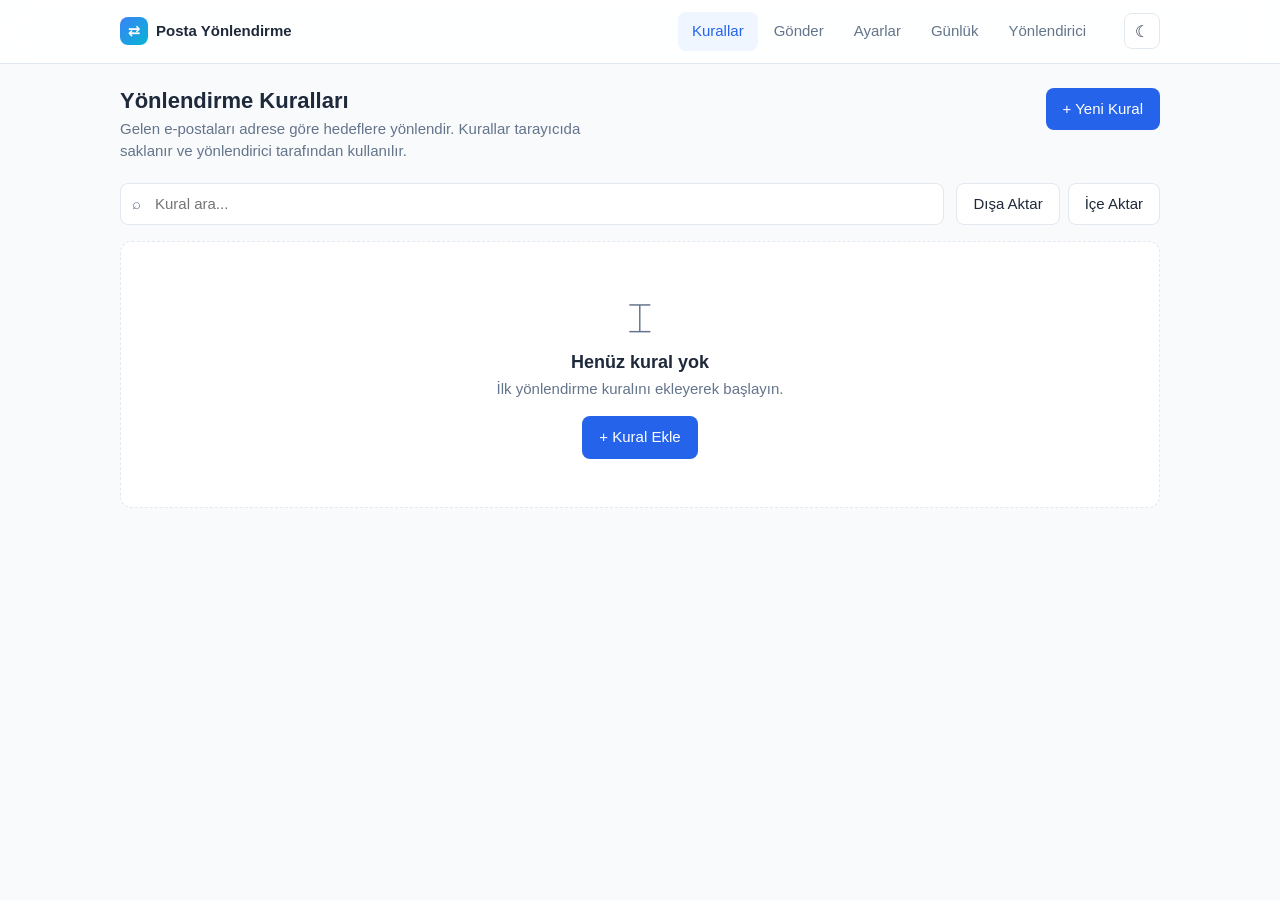
<file: index.html>
<!DOCTYPE html>
<html lang="tr">
<head>
  <meta charset="UTF-8" />
  <meta name="viewport" content="width=device-width, initial-scale=1.0" />
  <meta name="description" content="GitHub Pages üzerinde çalışan statik e-posta yönlendirme yönetim sistemi" />
  <meta name="theme-color" content="#0f172a" />
  <title>Posta Yönlendirme Yöneticisi</title>
  <link rel="manifest" href="manifest.webmanifest" />
  <link rel="stylesheet" href="style.css" />
</head>
<body>
  <header class="topbar">
    <div class="topbar__inner">
      <a href="#" class="brand" aria-label="Ana sayfa">
        <span class="brand__mark" aria-hidden="true">⇄</span>
        <span class="brand__name">Posta Yönlendirme</span>
      </a>
      <nav class="tabs" role="tablist" aria-label="Bölümler">
        <button class="tabs__btn is-active" role="tab" aria-selected="true" data-tab="rules">Kurallar</button>
        <button class="tabs__btn" role="tab" aria-selected="false" data-tab="submit">Gönder</button>
        <button class="tabs__btn" role="tab" aria-selected="false" data-tab="config">Ayarlar</button>
        <button class="tabs__btn" role="tab" aria-selected="false" data-tab="logs">Günlük</button>
        <button class="tabs__btn" role="tab" aria-selected="false" data-tab="router">Yönlendirici</button>
      </nav>
      <button class="topbar__theme" id="themeToggle" type="button" aria-label="Tema değiştir">☾</button>
    </div>
  </header>

  <main class="app">
    <!-- Rules Tab -->
    <section class="panel is-active" id="tab-rules" role="tabpanel" aria-labelledby="tab-rules">
      <div class="panel__head">
        <div>
          <h1 class="panel__title">Yönlendirme Kuralları</h1>
          <p class="panel__subtitle">Gelen e-postaları adrese göre hedeflere yönlendir. Kurallar tarayıcıda saklanır ve yönlendirici tarafından kullanılır.</p>
        </div>
        <button class="btn btn--primary" id="addRuleBtn" type="button">+ Yeni Kural</button>
      </div>

      <div class="toolbar">
        <label class="search">
          <span class="search__icon" aria-hidden="true">⌕</span>
          <input type="search" id="ruleSearch" placeholder="Kural ara..." aria-label="Kurallarda ara" />
        </label>
        <div class="toolbar__actions">
          <button class="btn btn--ghost" id="exportBtn" type="button">Dışa Aktar</button>
          <button class="btn btn--ghost" id="importBtn" type="button">İçe Aktar</button>
          <input type="file" id="importFile" accept="application/json" hidden />
        </div>
      </div>

      <div class="rules" id="rulesList" aria-live="polite"></div>

      <div class="empty" id="rulesEmpty" hidden>
        <div class="empty__mark" aria-hidden="true">⌶</div>
        <h2>Henüz kural yok</h2>
        <p>İlk yönlendirme kuralını ekleyerek başlayın.</p>
        <button class="btn btn--primary" data-add-first type="button">+ Kural Ekle</button>
      </div>
    </section>

    <!-- Submit Tab -->
    <section class="panel" id="tab-submit" role="tabpanel" aria-labelledby="tab-submit" hidden>
      <div class="panel__head">
        <div>
          <h1 class="panel__title">Form Gönder</h1>
          <p class="panel__subtitle">Form, <code id="submitAliasDisplay">info@alanadi.com</code> adresine gönderilmiş gibi görünür; FormSubmit.co bu içeriği gerçek e-postanız <code id="submitTargetDisplay">hamdiuludag@gmail.com</code> adresine iletir.</p>
        </div>
      </div>

      <form class="submit-form" id="submitForm" novalidate>
        <div class="field">
          <label for="sfName">Ad</label>
          <input type="text" id="sfName" name="name" autocomplete="name" required />
        </div>
        <div class="field">
          <label for="sfEmail">E-posta</label>
          <input type="email" id="sfEmail" name="email" autocomplete="email" required />
        </div>
        <div class="field">
          <label for="sfSubject">Konu</label>
          <input type="text" id="sfSubject" name="_subject" placeholder="Mesaj konusu" required />
        </div>
        <div class="field">
          <label for="sfMessage">Mesaj</label>
          <textarea id="sfMessage" name="message" rows="5" required></textarea>
        </div>
        <input type="hidden" name="_template" value="table" />
        <input type="hidden" name="_captcha" value="false" />
        <div class="submit-form__actions">
          <button class="btn btn--primary" type="submit" id="submitBtn">Gönder</button>
          <span class="submit-form__status" id="submitStatus" role="status" aria-live="polite"></span>
        </div>
      </form>
      <div class="hint">
        <strong>Not:</strong> FormSubmit.co bir üçüncü taraf servisidir. İlk gönderimde aktivasyon e-postası gerekebilir. Hedef adresi <strong>Ayarlar</strong> sekmesinden değiştirebilirsiniz.
      </div>
    </section>

    <!-- Config Tab -->
    <section class="panel" id="tab-config" role="tabpanel" aria-labelledby="tab-config" hidden>
      <div class="panel__head">
        <div>
          <h1 class="panel__title">Ayarlar</h1>
          <p class="panel__subtitle">Sistemin davranışını tek bir yerden yapılandırın. Değişiklikler otomatik kaydedilir.</p>
        </div>
        <button class="btn btn--ghost" id="resetConfigBtn" type="button">Varsayılana Dön</button>
      </div>

      <form class="config" id="configForm">
        <fieldset class="card">
          <legend>Genel</legend>
          <div class="field">
            <label for="cfg-domain">Kök alan adı</label>
            <input type="text" id="cfg-domain" placeholder="kullanici.github.io" />
            <small>Yönlendirici bağlantılarını oluşturmak için kullanılır.</small>
          </div>
          <div class="field">
            <label for="cfg-prefix">Yönlendirici yolu</label>
            <input type="text" id="cfg-prefix" placeholder="router" />
            <small>Örn. <code>router</code> → <code>/router?to=...</code></small>
          </div>
          <div class="field">
            <label for="cfg-alias">Halka açık (sahte) adres</label>
            <input type="text" id="cfg-alias" placeholder="info@alanadi.com" />
            <small>Kullanıcının gördüğü ve formun "geldiği" adres gibi gösterilen etiket.</small>
          </div>
          <div class="field">
            <label for="cfg-formsubmit">Gerçek teslim e-postası (FormSubmit hedefi)</label>
            <input type="email" id="cfg-formsubmit" placeholder="hamdiuludag@gmail.com" />
            <small>FormSubmit.co içeriği bu gerçek adrese iletir. İlk gönderimde aktivasyon gerekebilir.</small>
          </div>
          <div class="field field--row">
            <label class="switch">
              <input type="checkbox" id="cfg-logEnabled" />
              <span class="switch__track" aria-hidden="true"></span>
              <span>Günlük kaydını etkinleştir</span>
            </label>
          </div>
          <div class="field field--row">
            <label class="switch">
              <input type="checkbox" id="cfg-fallbackEnabled" />
              <span class="switch__track" aria-hidden="true"></span>
              <span>Eşleşmeyen adresler için varsayılan hedef</span>
            </label>
          </div>
          <div class="field">
            <label for="cfg-fallback">Varsayılan hedef (mailto)</label>
            <input type="email" id="cfg-fallback" placeholder="ana@kullanici.github.io" />
          </div>
        </fieldset>

        <fieldset class="card">
          <legend>Güvenlik</legend>
          <div class="field">
            <label for="cfg-rateLimit">Saniyede maksimum yönlendirme</label>
            <input type="number" id="cfg-rateLimit" min="1" max="60" />
            <small>Aşırı kullanımı önlemek için yönlendirici hızı.</small>
          </div>
          <div class="field field--row">
            <label class="switch">
              <input type="checkbox" id="cfg-sanitize" />
              <span class="switch__track" aria-hidden="true"></span>
              <span>Hedef adresleri sterilize et (XSS koruması)</span>
            </label>
          </div>
          <div class="field field--row">
            <label class="switch">
              <input type="checkbox" id="cfg-confirmRedirect" />
              <span class="switch__track" aria-hidden="true"></span>
              <span>Yönlendirmeden önce onay ekranı göster</span>
            </label>
          </div>
        </fieldset>

        <fieldset class="card">
          <legend>Saklama</legend>
          <div class="field">
            <label for="cfg-storage">Saklama yöntemi</label>
            <select id="cfg-storage">
              <option value="local">localStorage (kalıcı)</option>
              <option value="session">sessionStorage (sekme kapanınca silinir)</option>
              <option value="memory">Bellek (yenilenince silinir)</option>
            </select>
          </div>
          <div class="field">
            <label for="cfg-retention">Günlük saklama (gün)</label>
            <input type="number" id="cfg-retention" min="1" max="365" />
            <small>Belirtilen günden eski günlük kayıtları otomatik silinir.</small>
          </div>
        </fieldset>
      </form>
    </section>

    <!-- Logs Tab -->
    <section class="panel" id="tab-logs" role="tabpanel" aria-labelledby="tab-logs" hidden>
      <div class="panel__head">
        <div>
          <h1 class="panel__title">Günlük</h1>
          <p class="panel__subtitle">Yönlendirme ve hata olayları. Yalnızca bu tarayıcıda saklanır.</p>
        </div>
        <div class="toolbar__actions">
          <button class="btn btn--ghost" id="clearLogsBtn" type="button">Temizle</button>
        </div>
      </div>
      <div class="log" id="logList" aria-live="polite"></div>
      <div class="empty" id="logsEmpty" hidden>
        <div class="empty__mark" aria-hidden="true">⌚</div>
        <h2>Kayıt yok</h2>
        <p>Henüz bir olay kaydedilmedi.</p>
      </div>
    </section>

    <!-- Router Tab -->
    <section class="panel" id="tab-router" role="tabpanel" aria-labelledby="tab-router" hidden>
      <div class="panel__head">
        <div>
          <h1 class="panel__title">Yönlendirici</h1>
          <p class="panel__subtitle">Bir alıcı adresi girin; eşleşen kuralın hedefine yönlendirilir.</p>
        </div>
      </div>
      <form class="router" id="routerForm">
        <div class="field">
          <label for="routerTo">Alıcı adresi</label>
          <input type="text" id="routerTo" placeholder="destek@kullanici.github.io" required />
          <small>Yerel adres (<code>ad@kök</code>) veya tam <code>mailto:</code> bağlantısı.</small>
        </div>
        <div class="router__actions">
          <button class="btn btn--primary" type="submit">Yönlendir</button>
          <button class="btn btn--ghost" type="button" id="routerCopy">Bağlantıyı Kopyala</button>
        </div>
        <output class="router__result" id="routerResult" aria-live="polite"></output>
      </form>
      <div class="hint">
        <strong>Not:</strong> GitHub Pages bir SMTP sunucusu çalıştıramaz. Yönlendirici, <code>mailto:</code> bağlantıları ve opsiyononel onay ekranı ile çalışır; gerçek e-posta iletme için bir dış servis gerekir (bkz. README).
      </div>
    </section>
  </main>

  <!-- Rule Modal -->
  <dialog class="modal" id="ruleModal" aria-labelledby="modalTitle">
    <form class="modal__form" id="ruleForm" method="dialog">
      <header class="modal__head">
        <h2 class="modal__title" id="modalTitle">Kural</h2>
        <button class="modal__close" type="button" data-close-modal aria-label="Kapat">×</button>
      </header>
      <div class="modal__body">
        <input type="hidden" id="ruleId" />
        <div class="field">
          <label for="ruleName">Etiket</label>
          <input type="text" id="ruleName" placeholder="Destek hattı" required />
        </div>
        <div class="field">
          <label for="rulePattern">Eşleşme deseni</label>
          <input type="text" id="rulePattern" placeholder="destek@*" required />
          <small><code>*</code> joker olarak kullanılır. Örn. <code>destek@*</code>, <code>*@satış.example</code>, <code>bilgi@kullanici.github.io</code>.</small>
        </div>
        <div class="field">
          <label for="ruleTarget">Hedef (mailto)</label>
          <input type="email" id="ruleTarget" placeholder="gerçek@adres.com" required />
        </div>
        <div class="field field--row">
          <label class="switch">
            <input type="checkbox" id="ruleEnabled" checked />
            <span class="switch__track" aria-hidden="true"></span>
            <span>Etkin</span>
          </label>
        </div>
      </div>
      <footer class="modal__foot">
        <button class="btn btn--ghost" type="button" data-close-modal>İptal</button>
        <button class="btn btn--primary" type="submit">Kaydet</button>
      </footer>
    </form>
  </dialog>

  <div class="toast" id="toast" role="status" aria-live="polite" hidden></div>

  <script src="script.js" defer></script>
</body>
</html>
</file>
<file: style.css>
:root {
  --primary-50: #eff6ff;
  --primary-100: #dbeafe;
  --primary-500: #3b82f6;
  --primary-600: #2563eb;
  --primary-700: #1d4ed8;
  --accent-500: #06b6d4;
  --success-500: #10b981;
  --success-600: #059669;
  --warning-500: #f59e0b;
  --warning-600: #d97706;
  --error-500: #ef4444;
  --error-600: #dc2626;
  --neutral-0: #ffffff;
  --neutral-50: #f8fafc;
  --neutral-100: #f1f5f9;
  --neutral-200: #e2e8f0;
  --neutral-300: #cbd5e1;
  --neutral-400: #94a3b8;
  --neutral-500: #64748b;
  --neutral-600: #475569;
  --neutral-700: #334155;
  --neutral-800: #1e293b;
  --neutral-900: #0f172a;
  --neutral-950: #020617;
  --bg: var(--neutral-50);
  --surface: var(--neutral-0);
  --text: var(--neutral-800);
  --text-muted: var(--neutral-500);
  --border: var(--neutral-200);
  --shadow: 0 1px 2px rgba(15, 23, 42, .04), 0 8px 24px rgba(15, 23, 42, .06);
  --radius: 12px;
  --radius-sm: 8px;
  --space: 8px;
  --font: -apple-system, BlinkMacSystemFont, "Segoe UI", Roboto, "Helvetica Neue", Arial, system-ui, sans-serif;
  --mono: ui-monospace, SFMono-Regular, Menlo, Consolas, monospace;
}

[data-theme="dark"] {
  --bg: var(--neutral-950);
  --surface: var(--neutral-900);
  --text: var(--neutral-100);
  --text-muted: var(--neutral-400);
  --border: var(--neutral-800);
  --shadow: 0 1px 2px rgba(0, 0, 0, .3), 0 8px 24px rgba(0, 0, 0, .35);
}

* { box-sizing: border-box; }

html, body { height: 100%; }

body {
  margin: 0;
  font-family: var(--font);
  font-size: 15px;
  line-height: 1.5;
  color: var(--text);
  background: var(--bg);
  -webkit-font-smoothing: antialiased;
  text-rendering: optimizeLegibility;
}

h1, h2, h3 { line-height: 1.2; margin: 0; font-weight: 600; }
p { margin: 0; }
a { color: var(--primary-600); }
code { font-family: var(--mono); font-size: .9em; background: var(--neutral-100); padding: 1px 4px; border-radius: 4px; }
[data-theme="dark"] code { background: var(--neutral-800); }

/* Topbar */
.topbar {
  position: sticky; top: 0; z-index: 10;
  background: color-mix(in srgb, var(--surface) 88%, transparent);
  backdrop-filter: saturate(180%) blur(12px);
  border-bottom: 1px solid var(--border);
}
.topbar__inner {
  max-width: 1080px; margin: 0 auto;
  padding: 12px 20px;
  display: flex; align-items: center; gap: 16px;
}
.brand { display: flex; align-items: center; gap: 8px; text-decoration: none; color: var(--text); font-weight: 600; }
.brand__mark {
  width: 28px; height: 28px; display: grid; place-items: center;
  background: linear-gradient(135deg, var(--primary-500), var(--accent-500));
  color: white; border-radius: 8px; font-weight: 700;
}
.tabs { display: flex; gap: 2px; margin-left: auto; }
.tabs__btn {
  appearance: none; border: 0; background: transparent;
  color: var(--text-muted); font: inherit; padding: 8px 14px;
  border-radius: 8px; cursor: pointer; transition: all .15s ease;
}
.tabs__btn:hover { color: var(--text); background: var(--neutral-100); }
[data-theme="dark"] .tabs__btn:hover { background: var(--neutral-800); }
.tabs__btn.is-active { color: var(--primary-600); background: var(--primary-50); }
[data-theme="dark"] .tabs__btn.is-active { color: var(--primary-500); background: rgba(59, 130, 246, .12); }

.topbar__theme {
  margin-left: 8px;
  width: 36px; height: 36px;
  border: 1px solid var(--border); background: var(--surface);
  border-radius: 8px; cursor: pointer; color: var(--text);
  font-size: 16px; transition: all .15s ease;
}
.topbar__theme:hover { border-color: var(--primary-500); color: var(--primary-600); }

/* App */
.app { max-width: 1080px; margin: 0 auto; padding: 24px 20px 64px; }
.panel { display: none; animation: fadeIn .25s ease; }
.panel.is-active { display: block; }
@keyframes fadeIn { from { opacity: 0; transform: translateY(4px); } to { opacity: 1; transform: none; } }

.panel__head { display: flex; align-items: flex-start; justify-content: space-between; gap: 16px; margin-bottom: 20px; flex-wrap: wrap; }
.panel__title { font-size: 22px; }
.panel__subtitle { color: var(--text-muted); margin-top: 4px; max-width: 60ch; }

/* Buttons */
.btn {
  appearance: none; font: inherit; font-weight: 500;
  border: 1px solid transparent; border-radius: var(--radius-sm);
  padding: 9px 16px; cursor: pointer; transition: all .15s ease;
  display: inline-flex; align-items: center; gap: 6px;
}
.btn--primary { background: var(--primary-600); color: white; }
.btn--primary:hover { background: var(--primary-700); }
.btn--ghost { background: var(--surface); color: var(--text); border-color: var(--border); }
.btn--ghost:hover { border-color: var(--primary-500); color: var(--primary-600); }
.btn:disabled { opacity: .5; cursor: not-allowed; }

/* Toolbar */
.toolbar { display: flex; gap: 12px; align-items: center; margin-bottom: 16px; flex-wrap: wrap; }
.toolbar__actions { display: flex; gap: 8px; margin-left: auto; }
.search { position: relative; flex: 1; min-width: 200px; }
.search__icon { position: absolute; left: 12px; top: 50%; transform: translateY(-50%); color: var(--text-muted); pointer-events: none; }
.search input {
  width: 100%; padding: 9px 12px 9px 34px;
  border: 1px solid var(--border); border-radius: var(--radius-sm);
  background: var(--surface); color: var(--text); font: inherit;
  transition: border-color .15s ease;
}
.search input:focus { outline: none; border-color: var(--primary-500); box-shadow: 0 0 0 3px var(--primary-50); }
[data-theme="dark"] .search input:focus { box-shadow: 0 0 0 3px rgba(59, 130, 246, .15); }

/* Rule list */
.rules { display: grid; gap: 10px; }
.rule {
  background: var(--surface); border: 1px solid var(--border);
  border-radius: var(--radius); padding: 14px 16px;
  display: grid; grid-template-columns: 1fr auto; gap: 8px 12px;
  align-items: center; transition: border-color .15s ease, box-shadow .15s ease;
}
.rule:hover { border-color: var(--primary-500); box-shadow: var(--shadow); }
.rule__name { font-weight: 600; }
.rule__pattern { font-family: var(--mono); font-size: 13px; color: var(--text-muted); }
.rule__target { font-family: var(--mono); font-size: 13px; color: var(--primary-600); }
.rule__meta { display: flex; gap: 8px; align-items: center; }
.rule__actions { display: flex; gap: 4px; }
.rule__btn {
  appearance: none; border: 1px solid var(--border); background: var(--surface);
  width: 32px; height: 32px; border-radius: 6px; cursor: pointer;
  color: var(--text-muted); transition: all .15s ease;
}
.rule__btn:hover { color: var(--primary-600); border-color: var(--primary-500); }
.rule__btn[data-action="delete"]:hover { color: var(--error-600); border-color: var(--error-500); }

.badge {
  display: inline-flex; align-items: center; gap: 5px;
  font-size: 11px; font-weight: 600; padding: 3px 8px;
  border-radius: 999px; text-transform: uppercase; letter-spacing: .04em;
}
.badge--on { background: color-mix(in srgb, var(--success-500) 15%, transparent); color: var(--success-600); }
.badge--off { background: color-mix(in srgb, var(--neutral-400) 15%, transparent); color: var(--text-muted); }
[data-theme="dark"] .badge--on { color: var(--success-500); }
.badge__dot { width: 6px; height: 6px; border-radius: 50%; background: currentColor; }

/* Empty state */
.empty {
  text-align: center; padding: 48px 20px;
  background: var(--surface); border: 1px dashed var(--border);
  border-radius: var(--radius);
}
.empty__mark { font-size: 36px; color: var(--text-muted); margin-bottom: 8px; }
.empty h2 { font-size: 18px; margin-bottom: 4px; }
.empty p { color: var(--text-muted); margin-bottom: 16px; }

/* Config */
.config { display: grid; gap: 16px; max-width: 720px; }
.card {
  background: var(--surface); border: 1px solid var(--border);
  border-radius: var(--radius); padding: 20px;
  display: grid; gap: 16px;
}
.card legend { font-weight: 600; padding: 0; }
.field { display: grid; gap: 6px; }
.field--row { flex-direction: row; align-items: center; }
.field label { font-weight: 500; font-size: 14px; }
.field input[type="text"], .field input[type="email"], .field input[type="number"], .field select {
  padding: 9px 12px; border: 1px solid var(--border); border-radius: var(--radius-sm);
  background: var(--surface); color: var(--text); font: inherit;
  transition: border-color .15s ease, box-shadow .15s ease;
}
.field input:focus, .field select:focus { outline: none; border-color: var(--primary-500); box-shadow: 0 0 0 3px var(--primary-50); }
[data-theme="dark"] .field input:focus, [data-theme="dark"] .field select:focus { box-shadow: 0 0 0 3px rgba(59, 130, 246, .15); }
.field small { color: var(--text-muted); font-size: 12px; }

/* Switch */
.switch { display: inline-flex; align-items: center; gap: 10px; cursor: pointer; font-size: 14px; }
.switch input { position: absolute; opacity: 0; pointer-events: none; }
.switch__track {
  width: 36px; height: 20px; border-radius: 999px;
  background: var(--neutral-300); position: relative; transition: background .2s ease;
}
.switch__track::after {
  content: ""; position: absolute; top: 2px; left: 2px;
  width: 16px; height: 16px; border-radius: 50%; background: white;
  transition: transform .2s ease; box-shadow: 0 1px 2px rgba(0,0,0,.2);
}
.switch input:checked + .switch__track { background: var(--primary-600); }
.switch input:checked + .switch__track::after { transform: translateX(16px); }
[data-theme="dark"] .switch__track { background: var(--neutral-700); }

/* Logs */
.log { display: grid; gap: 6px; max-height: 60vh; overflow-y: auto; }
.log__item {
  background: var(--surface); border: 1px solid var(--border);
  border-left: 3px solid var(--neutral-300);
  border-radius: var(--radius-sm); padding: 10px 12px;
  font-family: var(--mono); font-size: 12px;
  display: grid; grid-template-columns: auto 1fr auto; gap: 8px;
  align-items: baseline;
}
.log__item[data-level="info"] { border-left-color: var(--primary-500); }
.log__item[data-level="success"] { border-left-color: var(--success-500); }
.log__item[data-level="warn"] { border-left-color: var(--warning-500); }
.log__item[data-level="error"] { border-left-color: var(--error-500); }
.log__time { color: var(--text-muted); white-space: nowrap; }
.log__msg { color: var(--text); word-break: break-word; }
.log__level { color: var(--text-muted); font-size: 10px; text-transform: uppercase; letter-spacing: .05em; }

/* Router */
.router { background: var(--surface); border: 1px solid var(--border); border-radius: var(--radius); padding: 20px; display: grid; gap: 14px; max-width: 640px; }
.router__actions { display: flex; gap: 8px; flex-wrap: wrap; }
.router__result {
  font-family: var(--mono); font-size: 13px; padding: 12px;
  border-radius: var(--radius-sm); background: var(--neutral-100);
  border: 1px solid var(--border); min-height: 20px; word-break: break-all;
}
[data-theme="dark"] .router__result { background: var(--neutral-800); }
.router__result:empty { display: none; }
.router__result[data-ok="true"] { border-color: var(--success-500); color: var(--success-600); }
.router__result[data-ok="false"] { border-color: var(--error-500); color: var(--error-600); }
.hint {
  margin-top: 16px; padding: 14px 16px; background: color-mix(in srgb, var(--warning-500) 8%, transparent);
  border: 1px solid color-mix(in srgb, var(--warning-500) 30%, transparent);
  border-radius: var(--radius-sm); font-size: 13px; color: var(--text);
}
.hint strong { color: var(--warning-600); }

/* Modal */
.modal { border: 1px solid var(--border); border-radius: var(--radius); padding: 0; width: min(440px, 92vw); box-shadow: var(--shadow); background: var(--surface); color: var(--text); }
.modal::backdrop { background: rgba(2, 6, 23, .5); backdrop-filter: blur(2px); }
.modal__form { margin: 0; }
.modal__head { display: flex; align-items: center; justify-content: space-between; padding: 16px 20px; border-bottom: 1px solid var(--border); }
.modal__title { font-size: 16px; }
.modal__close { appearance: none; border: 0; background: transparent; font-size: 22px; color: var(--text-muted); cursor: pointer; line-height: 1; }
.modal__close:hover { color: var(--text); }
.modal__body { padding: 20px; display: grid; gap: 14px; }
.modal__foot { padding: 16px 20px; border-top: 1px solid var(--border); display: flex; justify-content: flex-end; gap: 8px; }

/* Toast */
.toast {
  position: fixed; bottom: 24px; left: 50%; transform: translateX(-50%) translateY(20px);
  background: var(--neutral-900); color: white; padding: 10px 18px;
  border-radius: 999px; font-size: 13px; box-shadow: var(--shadow);
  opacity: 0; transition: opacity .2s ease, transform .2s ease; z-index: 100;
}
.toast.is-visible { opacity: 1; transform: translateX(-50%) translateY(0); }
[data-theme="dark"] .toast { background: var(--neutral-800); }
.toast[data-kind="error"] { background: var(--error-600); }
.toast[data-kind="success"] { background: var(--success-600); }

/* Responsive */
@media (max-width: 640px) {
  .topbar__inner { flex-wrap: wrap; padding: 10px 14px; gap: 10px; }
  .tabs { width: 100%; order: 3; overflow-x: auto; }
  .tabs__btn { padding: 7px 10px; font-size: 13px; }
  .app { padding: 16px 14px 48px; }
  .panel__head { flex-direction: column; align-items: stretch; }
  .panel__title { font-size: 20px; }
  .rule { grid-template-columns: 1fr; }
  .rule__actions { justify-content: flex-end; }
  .toolbar__actions { width: 100%; margin-left: 0; }
  .btn { padding: 8px 12px; font-size: 14px; }
}

@media (prefers-reduced-motion: reduce) {
  *, *::before, *::after { animation-duration: .01ms !important; transition-duration: .01ms !important; }
}

/* Submit form */
.submit-form { background: var(--surface); border: 1px solid var(--border); border-radius: var(--radius); padding: 20px; display: grid; gap: 14px; max-width: 640px; }
.submit-form textarea { resize: vertical; min-height: 100px; }
.submit-form__actions { display: flex; align-items: center; gap: 12px; flex-wrap: wrap; }
.submit-form__status { font-size: 13px; color: var(--text-muted); }
.submit-form__status[data-ok="true"] { color: var(--success-600); }
.submit-form__status[data-ok="false"] { color: var(--error-600); }
.submit-form__status[data-busy="true"] { color: var(--primary-600); }
</file>
